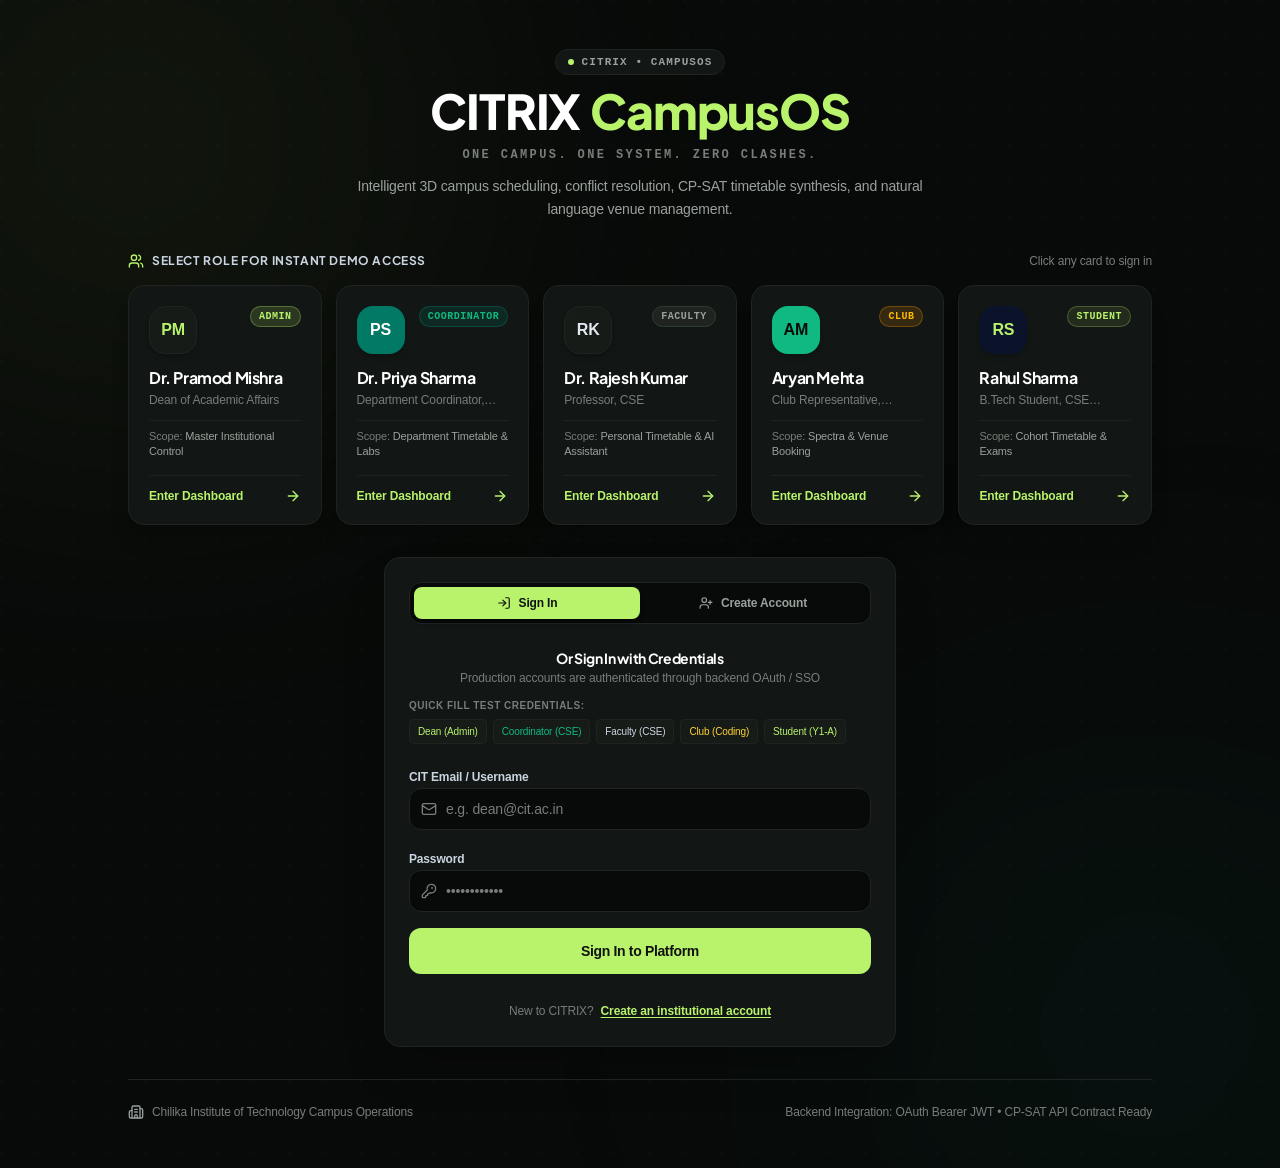
<file: workspace.html>
<!doctype html>
<html lang="en" class="dark">
  <head>
    <meta charset="UTF-8" />
    <link rel="icon" type="image/png" href="/favicon.png" />
    <link rel="alternate icon" href="/favicon.ico" />
    <link rel="apple-touch-icon" href="/favicon.png" />
    <meta name="viewport" content="width=device-width, initial-scale=1.0" />
    <meta name="theme-color" content="#080A09" />
    <meta name="description" content="CITRIX — Intelligent Campus Scheduling & Venue Management for Chilika Institute of Technology. 3D Campus, CP-SAT Solver & Natural Language Booking." />
    <link rel="preconnect" href="https://fonts.googleapis.com">
    <link rel="preconnect" href="https://fonts.gstatic.com" crossorigin>
    <link href="https://fonts.googleapis.com/css2?family=Plus+Jakarta+Sans:wght@400;500;600;700;800&family=Inter:wght@300;400;500;600;700&family=JetBrains+Mono:wght@400;500;600;700&display=swap" rel="stylesheet">
    <title>CITRIX — Intelligent Campus Scheduling &amp; Venue Management | CIT</title>
    <script type="module" crossorigin src="/assets/index-BO9MSgRq.js"></script>
    <link rel="modulepreload" crossorigin href="/assets/rolldown-runtime-XKyaHtl9.js">
    <link rel="modulepreload" crossorigin href="/assets/jsx-runtime-B79FiHe1.js">
    <link rel="modulepreload" crossorigin href="/assets/vanilla-DZJGj1NY.js">
    <link rel="modulepreload" crossorigin href="/assets/react-iMQYDJMf.js">
    <link rel="modulepreload" crossorigin href="/assets/common-CY9Kio9m.js">
    <link rel="stylesheet" crossorigin href="/assets/index-lCB1xtFD.css">
  </head>
  <body class="bg-[#080A09] text-slate-100 antialiased overflow-x-hidden selection:bg-[#B8F36B] selection:text-[#101110] font-sans">
    <div id="root"></div>
  </body>
</html>
</file>
